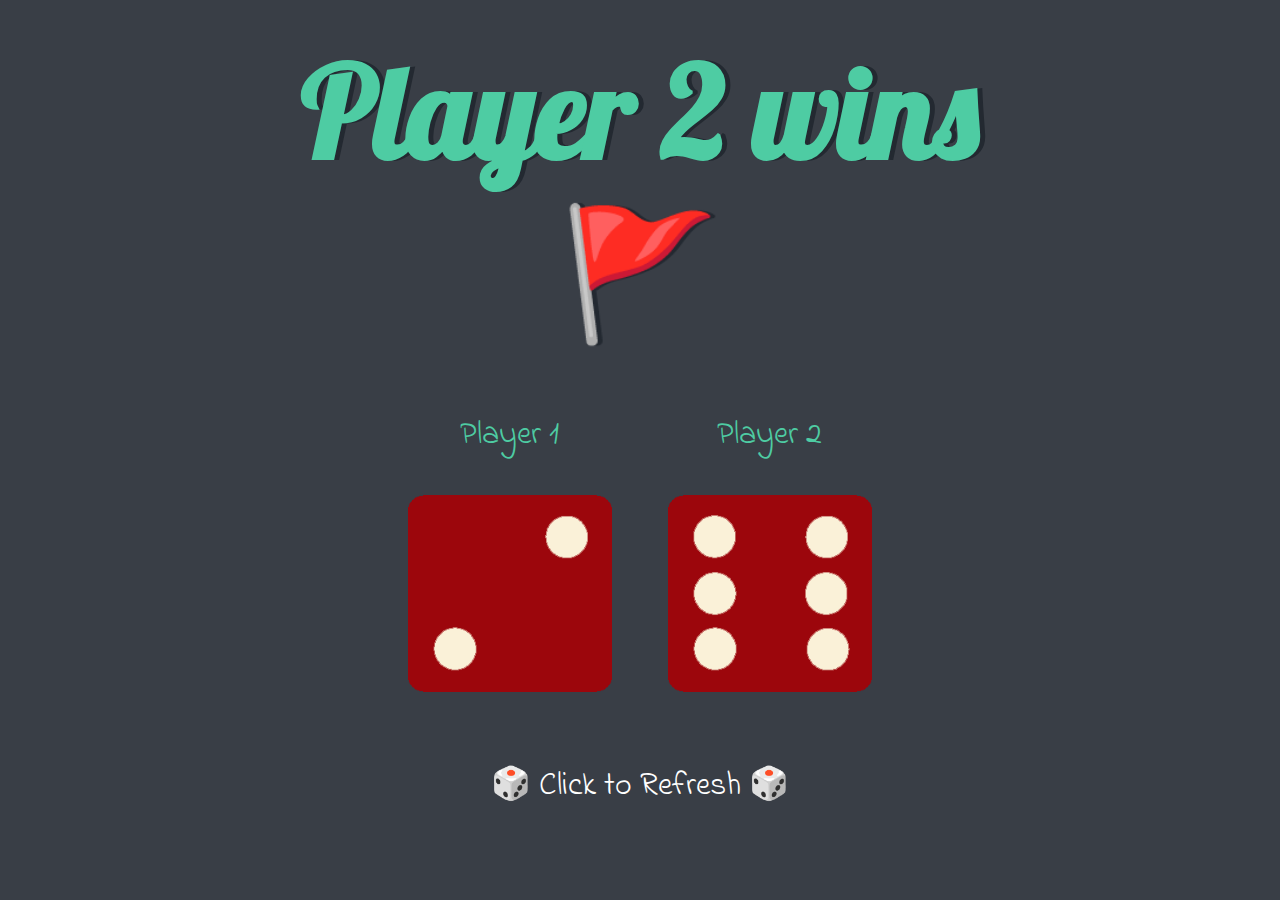
<file: index.html>
<!DOCTYPE html>
<html lang="en" dir="ltr">
  <head>
    <meta charset="utf-8">
    <title>Dicee</title>
    <link rel="stylesheet" href="styles.css">
    <link href="https://fonts.googleapis.com/css?family=Indie+Flower|Lobster" rel="stylesheet">

  </head>
  <body>

    <div class="container">
      <h1>Refresh Me</h1>

      <div class="dice">
        <p>Player 1</p>
        <img class="img1" src="images/dice6.png">
      </div>

      <div class="dice">
        <p>Player 2</p>
        <img class="img2" src="images/dice6.png">
      </div>

    </div>

  <script src="random.js" charset="utf-8"></script>
  </body>

  <footer>
     <a href="index.html">🎲 Click to Refresh 🎲</a>
  </footer>
</html>
</file>
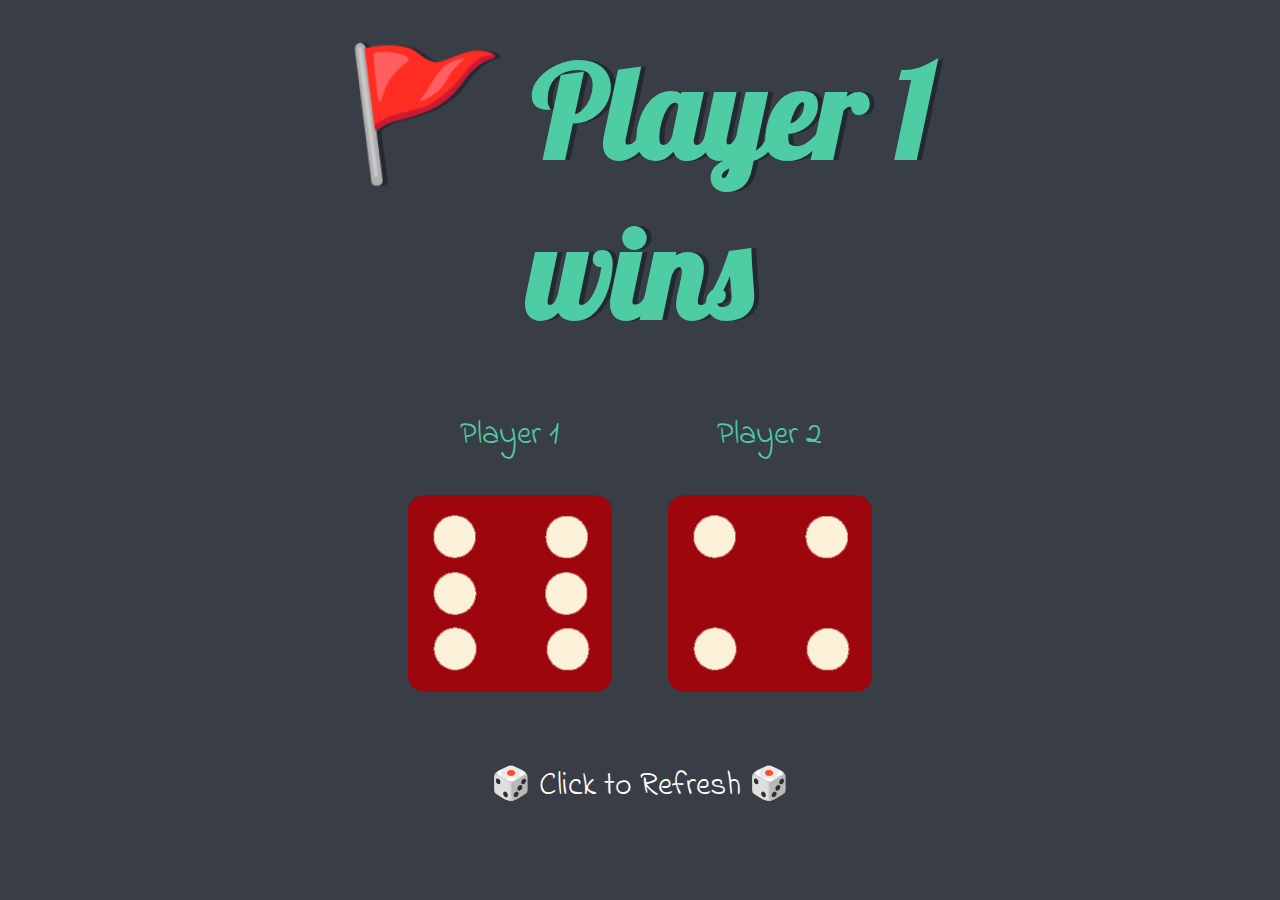
<file: dicee.html>
<!DOCTYPE html>
<html lang="en" dir="ltr">
  <head>
    <meta charset="utf-8">
    <title>Dicee</title>
    <link rel="stylesheet" href="styles.css">
    <link href="https://fonts.googleapis.com/css?family=Indie+Flower|Lobster" rel="stylesheet">

  </head>
  <body>

    <div class="container">
      <h1>Refresh Me</h1>

      <div class="dice">
        <p>Player 1</p>
        <img class="img1" src="images/dice6.png">
      </div>

      <div class="dice">
        <p>Player 2</p>
        <img class="img2" src="images/dice6.png">
      </div>

    </div>

  <script src="index.js" charset="utf-8"></script>
  </body>

  <footer>
     <a href="dicee.html">🎲 Click to Refresh 🎲</a>
  </footer>
</html>
</file>
<file: styles.css>
.container {
  width: 70%;
  margin: auto;
  text-align: center;
}

.dice {
  text-align: center;
  display: inline-block;

}

body {
  background-color: #393E46;
}

h1 {
  margin: 30px;
  font-family: 'Lobster', cursive;
  text-shadow: 5px 0 #232931;
  font-size: 8rem;
  color: #4ECCA3;
}

p {
  font-size: 2rem;
  color: #4ECCA3;
  font-family: 'Indie Flower', cursive;
}

img {
  width: 80%;
}

a {
  text-decoration: none;
  color: #FFF;
  font-size: 2rem;
}

footer {
  margin-top: 5%;
  color: #EEEEEE;
  text-align: center;
  font-family: 'Indie Flower', cursive;

}
</file>
